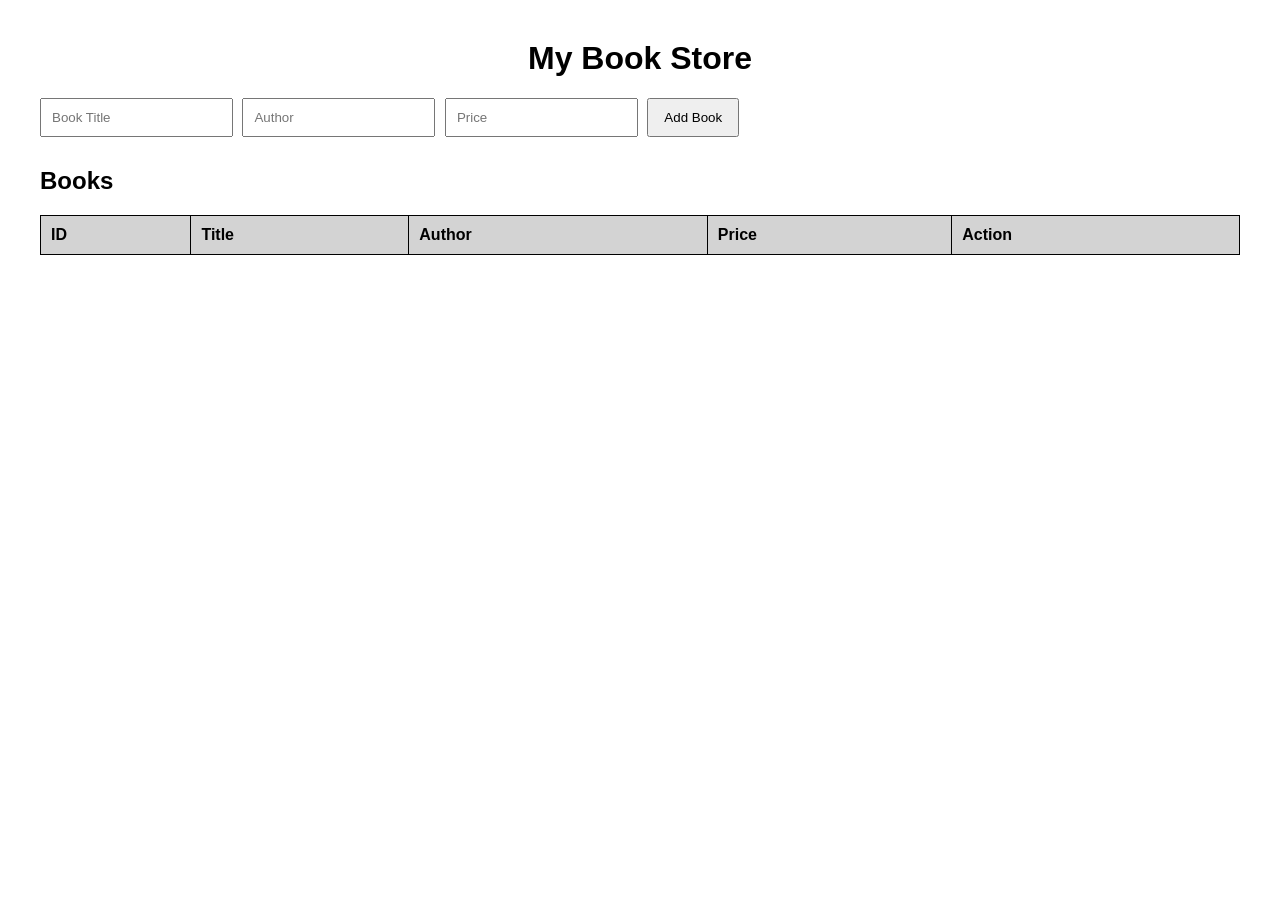
<file: THIRD_PROJECT/wwwroot/index.html>
<!DOCTYPE html>
<html lang="en">
<head>
    <meta charset="UTF-8">
    <meta name="viewport" content="width=device-width, initial-scale=1.0">

    <title>Book Store</title>

    <link rel="stylesheet" href="CSS/style.css">
</head>

<body>

    <h1>My Book Store</h1>

    <div class="book-form">

        <input type="text" id="title" placeholder="Book Title">

        <input type="text" id="author" placeholder="Author">

        <input type="number" id="price" placeholder="Price">

        <button onclick="addBook()">Add Book</button>

    </div>


    <h2>Books</h2>

    <table>

        <thead>
            <tr>
                <th>ID</th>
                <th>Title</th>
                <th>Author</th>
                <th>Price</th>
                <th>Action</th>
            </tr>
        </thead>

        <tbody id="bookTable">
        </tbody>

    </table>


    <script src="JS/script.js"></script>

</body>
</html>
</file>
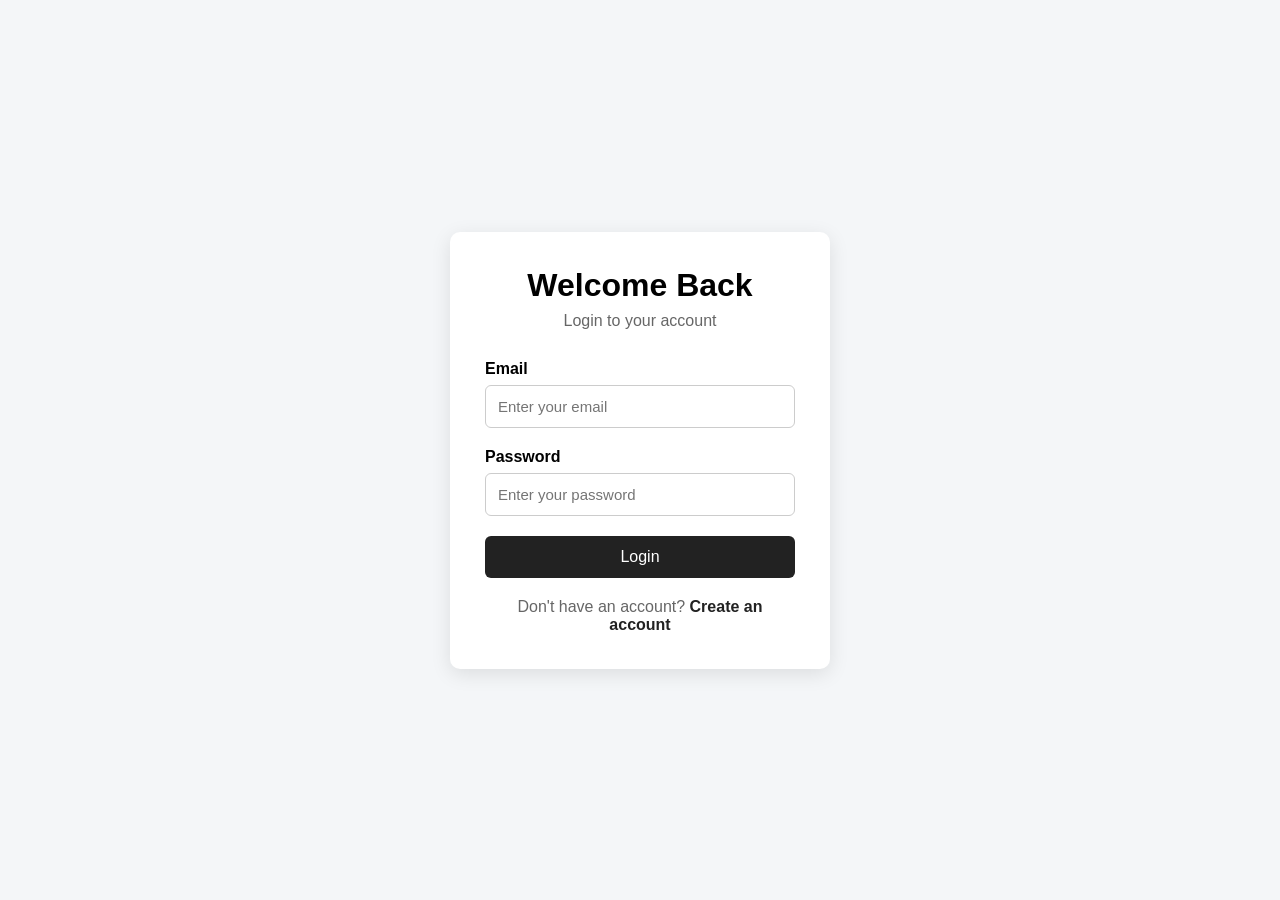
<file: LOGIN-SIGNUP/FRONTEND/login.html>
<!DOCTYPE html>
<html lang="en">
<head>
    <meta charset="UTF-8">
    <meta name="viewport" content="width=device-width, initial-scale=1.0">

    <title>Login</title>

    <link rel="stylesheet" href="CSS/style.css">
</head>

<body>

    <div class="auth-container">

        <div class="auth-card">

            <h1>Welcome Back</h1>
            <p class="subtitle">Login to your account</p>

            <form id="loginForm">

                <div class="form-group">
                    <label for="email">Email</label>

                    <input
                        type="email"
                        id="email"
                        name="email"
                        placeholder="Enter your email"
                        required
                    >
                </div>

                <div class="form-group">
                    <label for="password">Password</label>

                    <input
                        type="password"
                        id="password"
                        name="password"
                        placeholder="Enter your password"
                        required
                    >
                </div>

                <button type="submit" class="auth-button">
                    Login
                </button>

            </form>

            <p id="message"></p>

            <p class="switch-page">
                Don't have an account?
                <a href="signup.html">Create an account</a>
            </p>

        </div>

    </div>

    <script src="JS/login.js"></script>

</body>
</html>
</file>
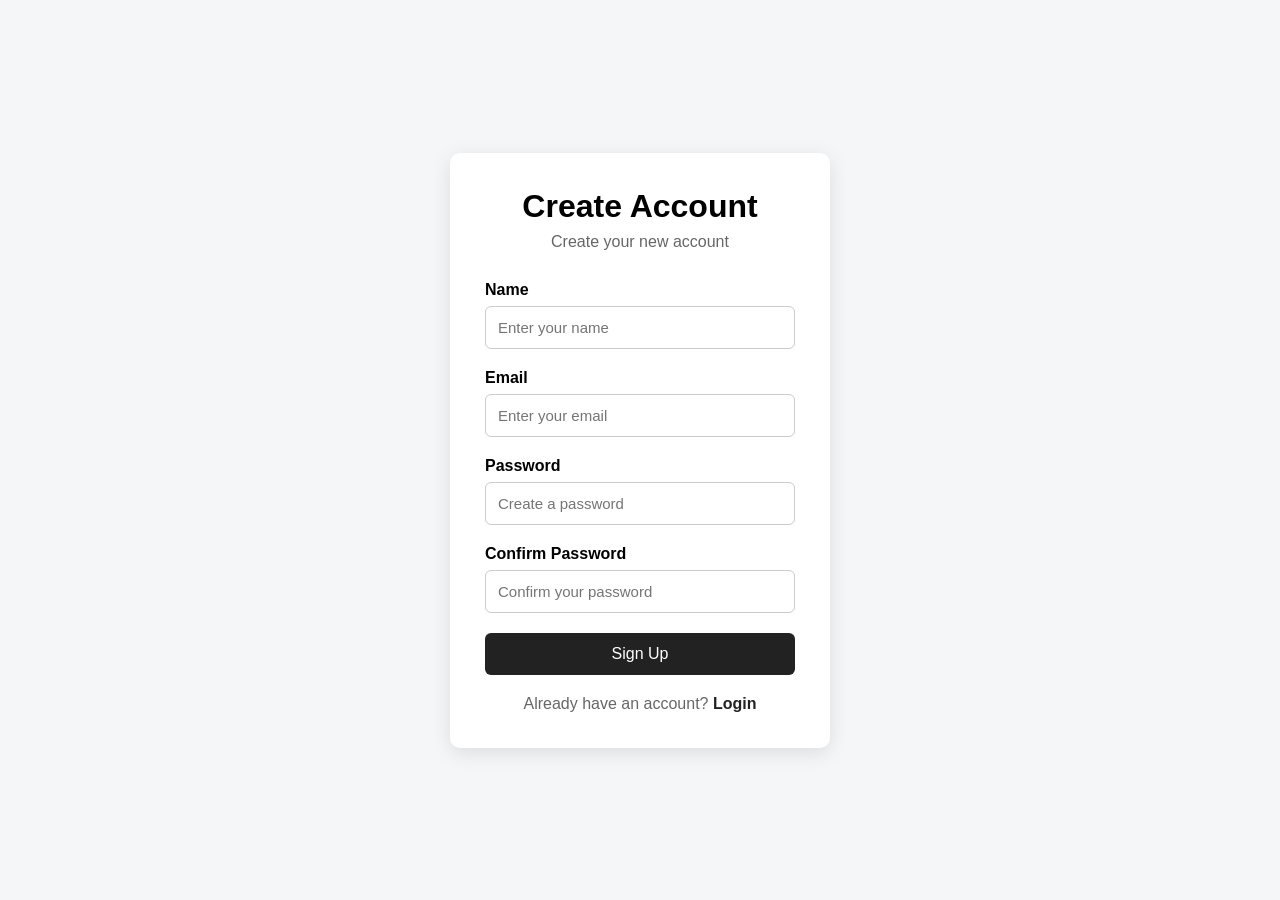
<file: LOGIN-SIGNUP/FRONTEND/signup.html>
<!DOCTYPE html>
<html lang="en">
<head>
    <meta charset="UTF-8">
    <meta name="viewport" content="width=device-width, initial-scale=1.0">

    <title>Sign Up</title>

    <link rel="stylesheet" href="CSS/style.css">
</head>

<body>

    <div class="auth-container">

        <div class="auth-card">

            <h1>Create Account</h1>
            <p class="subtitle">Create your new account</p>

            <form id="signupForm">

                <div class="form-group">
                    <label for="name">Name</label>

                    <input
                        type="text"
                        id="name"
                        name="name"
                        placeholder="Enter your name"
                        required
                    >
                </div>

                <div class="form-group">
                    <label for="email">Email</label>

                    <input
                        type="email"
                        id="email"
                        name="email"
                        placeholder="Enter your email"
                        required
                    >
                </div>

                <div class="form-group">
                    <label for="password">Password</label>

                    <input
                        type="password"
                        id="password"
                        name="password"
                        placeholder="Create a password"
                        required
                    >
                </div>

                <div class="form-group">
                    <label for="confirmPassword">Confirm Password</label>

                    <input
                        type="password"
                        id="confirmPassword"
                        name="confirmPassword"
                        placeholder="Confirm your password"
                        required
                    >
                </div>

                <button type="submit" class="auth-button">
                    Sign Up
                </button>

            </form>

            <p id="message"></p>

            <p class="switch-page">
                Already have an account?
                <a href="login.html">Login</a>
            </p>

        </div>

    </div>

    <script src="JS/signup.js"></script>

</body>
</html>
</file>
<file: THIRD_PROJECT/wwwroot/CSS/style.css>
body {
    font-family: Arial, sans-serif;
    margin: 40px;
}

h1 {
    text-align: center;
}

.book-form {
    margin-bottom: 30px;
}

input {
    padding: 10px;
    margin-right: 5px;
}

button {
    padding: 10px 15px;
    cursor: pointer;
}

table {
    width: 100%;
    border-collapse: collapse;
}

th,
td {
    border: 1px solid black;
    padding: 10px;
    text-align: left;
}

th {
    background-color: lightgray;
}
</file>
<file: LOGIN-SIGNUP/FRONTEND/CSS/style.css>
* {
    margin: 0;
    padding: 0;
    box-sizing: border-box;
}

body {
    font-family: Arial, sans-serif;
    background-color: #f4f6f8;
    min-height: 100vh;

    display: flex;
    justify-content: center;
    align-items: center;
}

.auth-container {
    width: 100%;
    max-width: 420px;
    padding: 20px;
}

.auth-card {
    background-color: white;

    padding: 35px;

    border-radius: 10px;

    box-shadow: 0 5px 20px rgba(0, 0, 0, 0.1);
}

.auth-card h1 {
    text-align: center;
    margin-bottom: 8px;
}

.subtitle {
    text-align: center;
    color: #666;
    margin-bottom: 30px;
}

.form-group {
    margin-bottom: 20px;
}

.form-group label {
    display: block;
    margin-bottom: 7px;
    font-weight: bold;
}

.form-group input {
    width: 100%;

    padding: 12px;

    border: 1px solid #ccc;
    border-radius: 6px;

    font-size: 15px;
}

.form-group input:focus {
    outline: none;
    border-color: #333;
}

.auth-button {
    width: 100%;

    padding: 12px;

    border: none;
    border-radius: 6px;

    background-color: #222;
    color: white;

    font-size: 16px;

    cursor: pointer;
}

.auth-button:hover {
    background-color: #444;
}

.switch-page {
    text-align: center;
    margin-top: 20px;

    color: #666;
}

.switch-page a {
    color: #222;
    font-weight: bold;
    text-decoration: none;
}

.switch-page a:hover {
    text-decoration: underline;
}

#message {
    text-align: center;
    margin-top: 15px;
}
</file>
